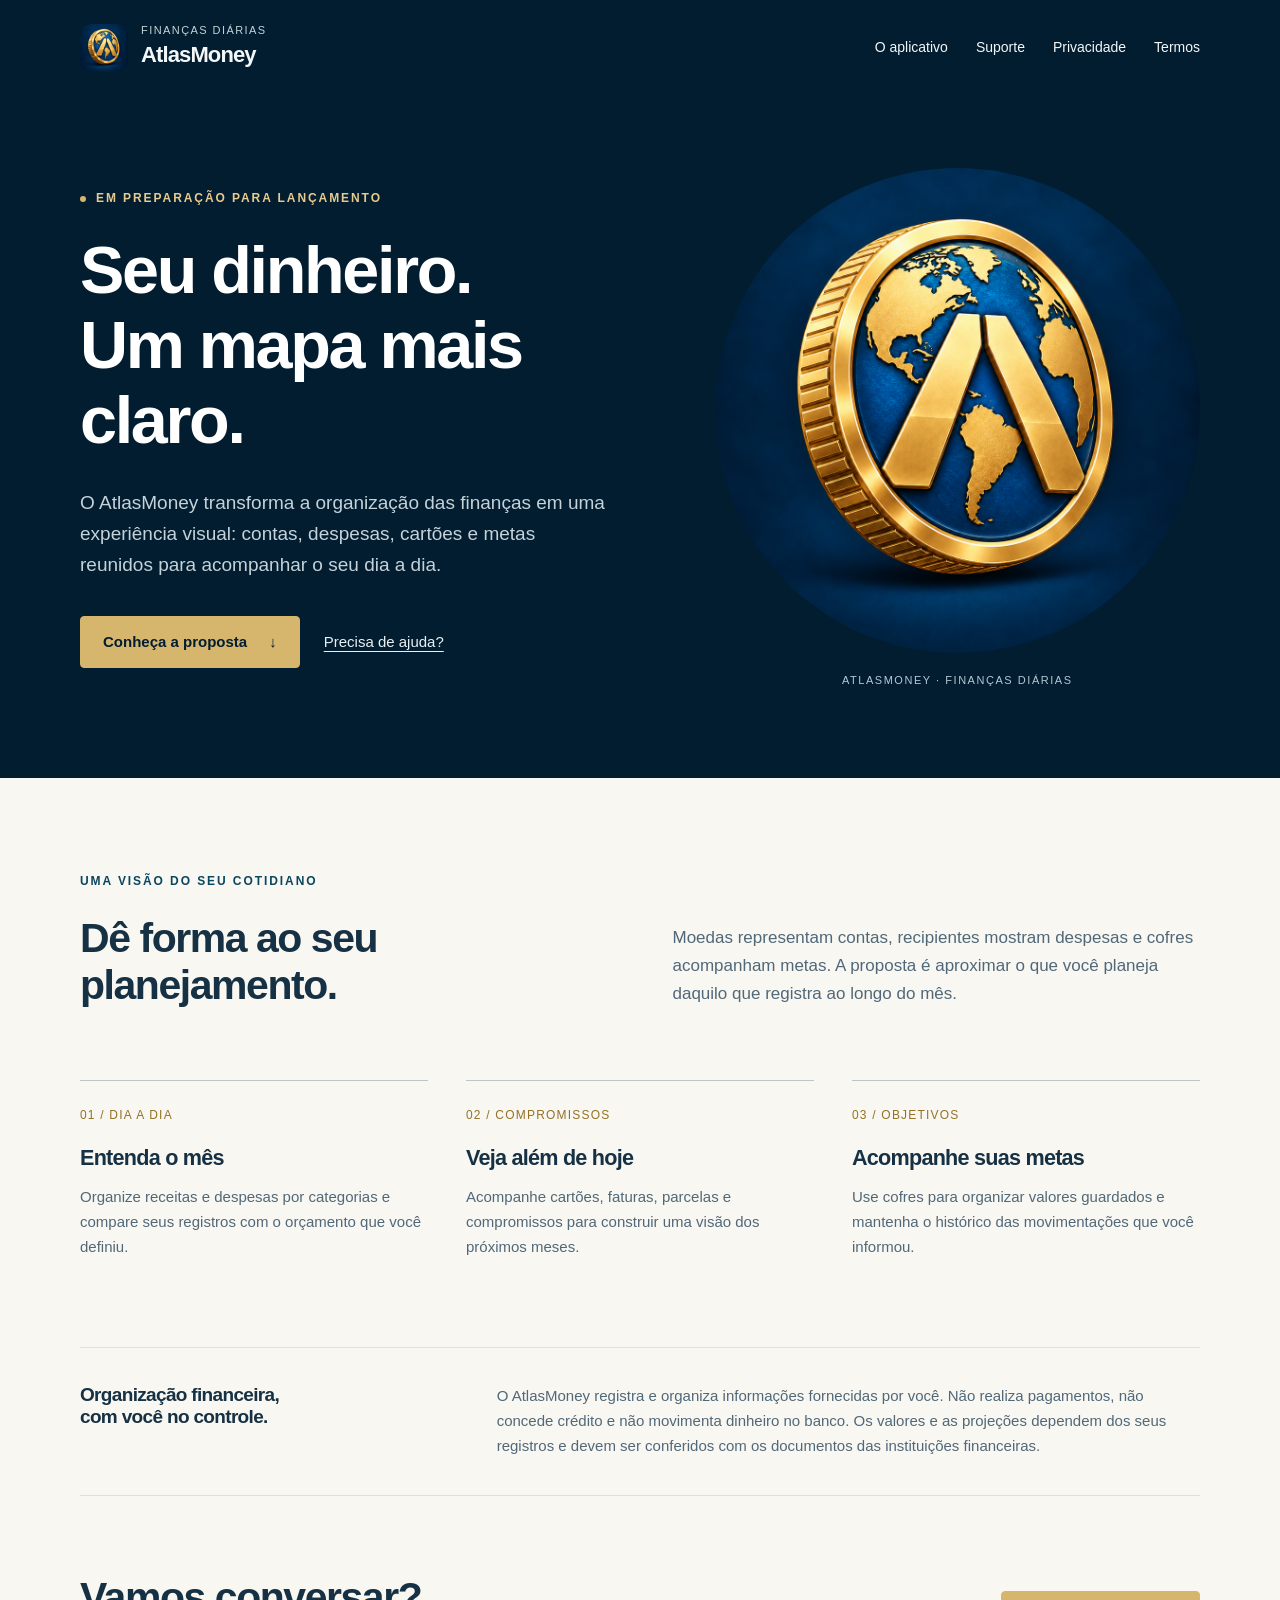
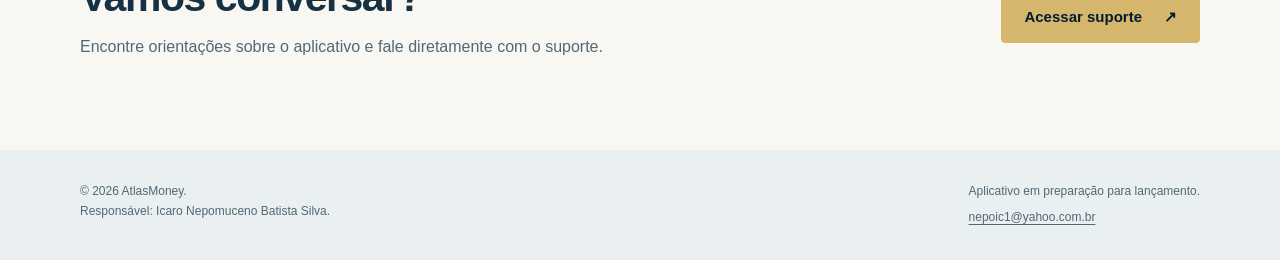
<file: index.html>
<!doctype html>
<html lang="pt-BR">
<head>
  <meta charset="utf-8">
  <meta name="viewport" content="width=device-width, initial-scale=1">
  <meta name="description" content="Conheça o AtlasMoney — Finanças diárias. Um aplicativo de organização financeira em preparação para lançamento. Informações e suporte oficial.">
  <meta name="theme-color" content="#021d30">
  <title>AtlasMoney — Finanças diárias</title>
  <link rel="icon" href="icon.png" type="image/png">
  <link rel="stylesheet" href="styles.css">
</head>
<body>
  <a class="skip" href="#conteudo">Pular para o conteúdo</a>
  <header class="site-header">
    <div class="wrap header-inner">
      <a class="brand" href="./" aria-label="AtlasMoney, início"><img src="icon.png" alt="" width="48" height="48"><span class="brand-name"><small>Finanças diárias</small>AtlasMoney</span></a>
      <nav class="nav" aria-label="Navegação principal"><a href="#sobre">O aplicativo</a><a href="suporte/">Suporte</a><a href="privacidade/">Privacidade</a><a href="termos/">Termos</a></nav>
    </div>
  </header>
  <main id="conteudo">
    <section class="hero" aria-labelledby="titulo">
      <div class="wrap hero-grid">
        <div>
          <p class="eyebrow"><span class="status-dot" aria-hidden="true"></span>Em preparação para lançamento</p>
          <h1 id="titulo">Seu dinheiro.<br>Um mapa mais claro.</h1>
          <p class="lead">O AtlasMoney transforma a organização das finanças em uma experiência visual: contas, despesas, cartões e metas reunidos para acompanhar o seu dia a dia.</p>
          <div class="actions"><a class="button" href="#sobre">Conheça a proposta <span aria-hidden="true">↓</span></a><a class="text-link" href="suporte/">Precisa de ajuda?</a></div>
        </div>
        <figure class="hero-art"><img src="icon.png" alt="Marca do AtlasMoney: moeda dourada com um globo azul e a letra A" width="1024" height="1024"><figcaption>AtlasMoney · Finanças diárias</figcaption></figure>
      </div>
    </section>
    <section class="wrap intro" id="sobre" aria-labelledby="sobre-titulo">
      <p class="eyebrow">Uma visão do seu cotidiano</p>
      <div class="section-head"><h2 id="sobre-titulo">Dê forma ao seu<br>planejamento.</h2><p>Moedas representam contas, recipientes mostram despesas e cofres acompanham metas. A proposta é aproximar o que você planeja daquilo que registra ao longo do mês.</p></div>
    </section>
    <div class="wrap features">
      <section class="feature"><span>01 / DIA A DIA</span><h3>Entenda o mês</h3><p>Organize receitas e despesas por categorias e compare seus registros com o orçamento que você definiu.</p></section>
      <section class="feature"><span>02 / COMPROMISSOS</span><h3>Veja além de hoje</h3><p>Acompanhe cartões, faturas, parcelas e compromissos para construir uma visão dos próximos meses.</p></section>
      <section class="feature"><span>03 / OBJETIVOS</span><h3>Acompanhe suas metas</h3><p>Use cofres para organizar valores guardados e mantenha o histórico das movimentações que você informou.</p></section>
    </div>
    <section class="wrap scope" aria-labelledby="escopo-titulo"><h3 id="escopo-titulo">Organização financeira,<br>com você no controle.</h3><p>O AtlasMoney registra e organiza informações fornecidas por você. Não realiza pagamentos, não concede crédito e não movimenta dinheiro no banco. Os valores e as projeções dependem dos seus registros e devem ser conferidos com os documentos das instituições financeiras.</p></section>
    <section class="wrap contact" aria-labelledby="contato-titulo"><div><h2 id="contato-titulo">Vamos conversar?</h2><p>Encontre orientações sobre o aplicativo e fale diretamente com o suporte.</p></div><a class="button" href="suporte/">Acessar suporte <span aria-hidden="true">↗</span></a></section>
  </main>
  <footer class="footer"><div class="wrap footer-inner"><p>© 2026 AtlasMoney.<br>Responsável: Icaro Nepomuceno Batista Silva.</p><p>Aplicativo em preparação para lançamento.<br><a href="mailto:nepoic1@yahoo.com.br">nepoic1@yahoo.com.br</a></p></div></footer>
</body>
</html>
</file>
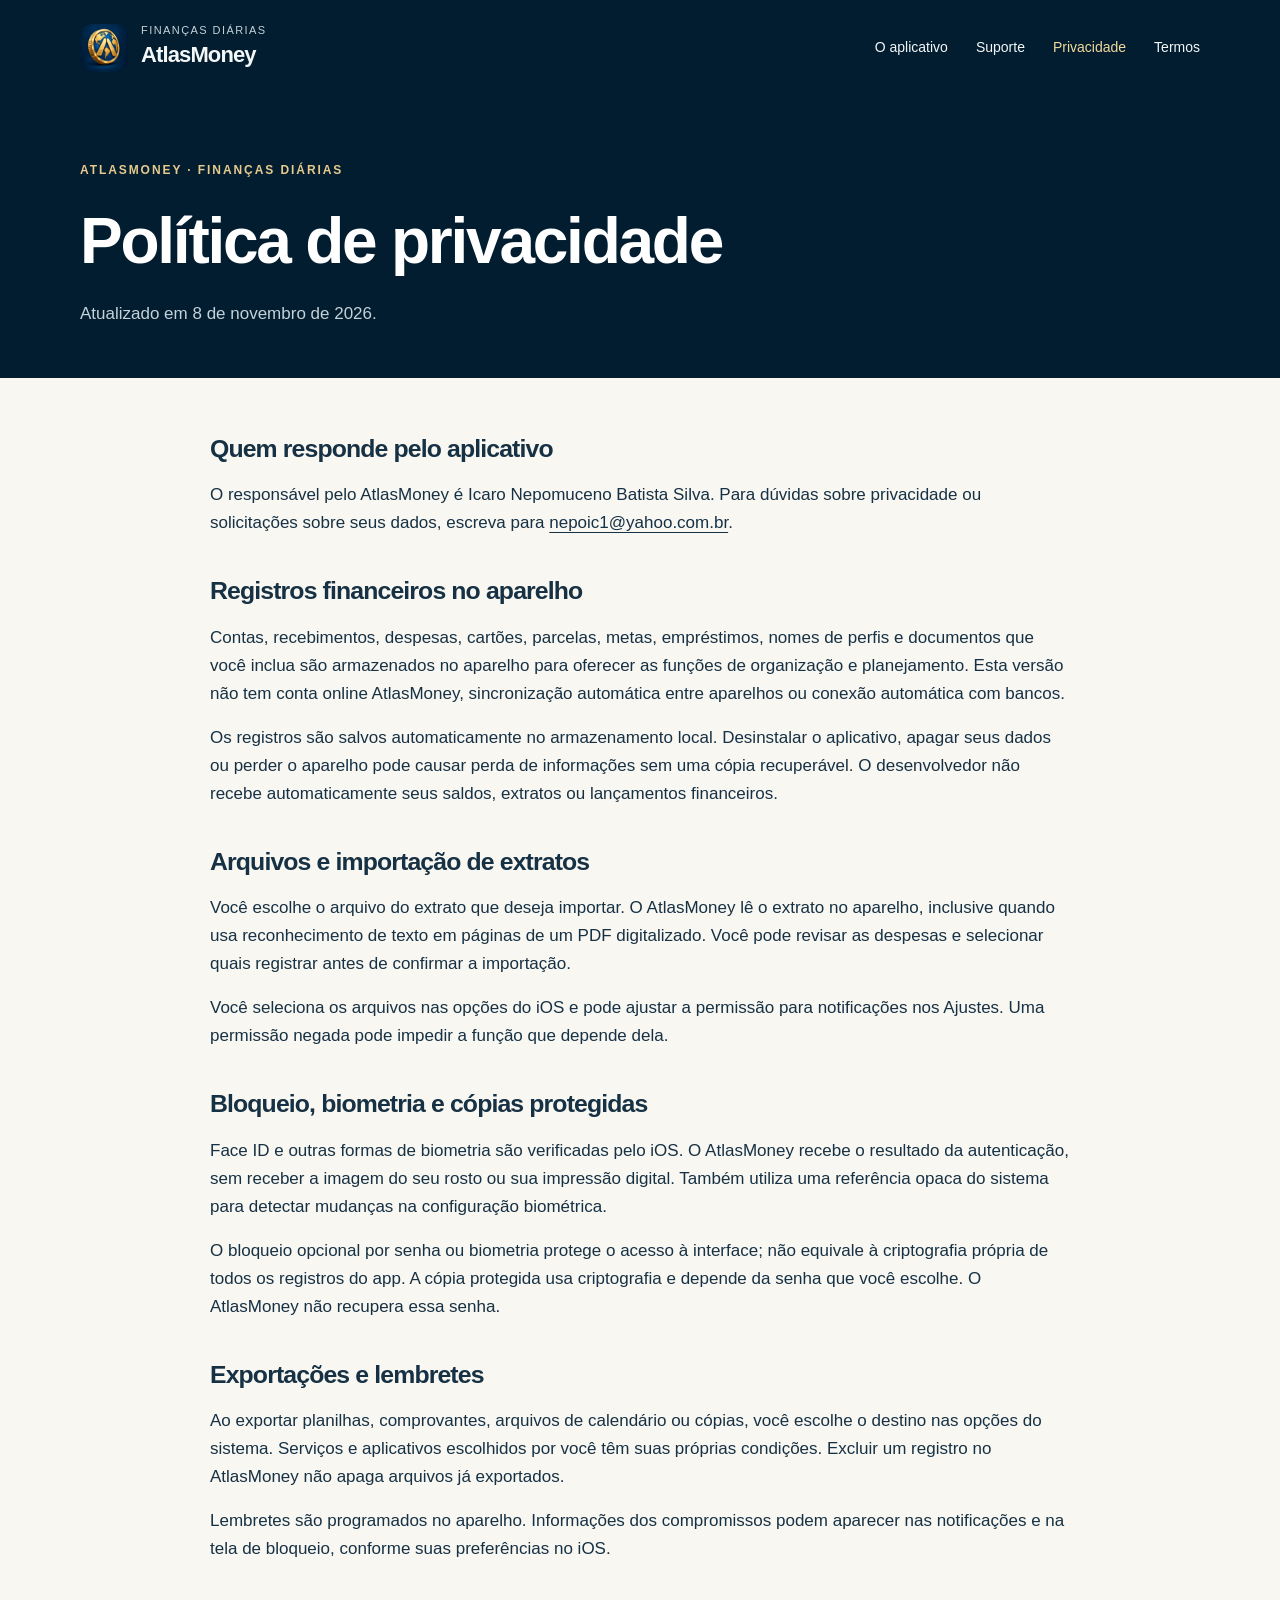
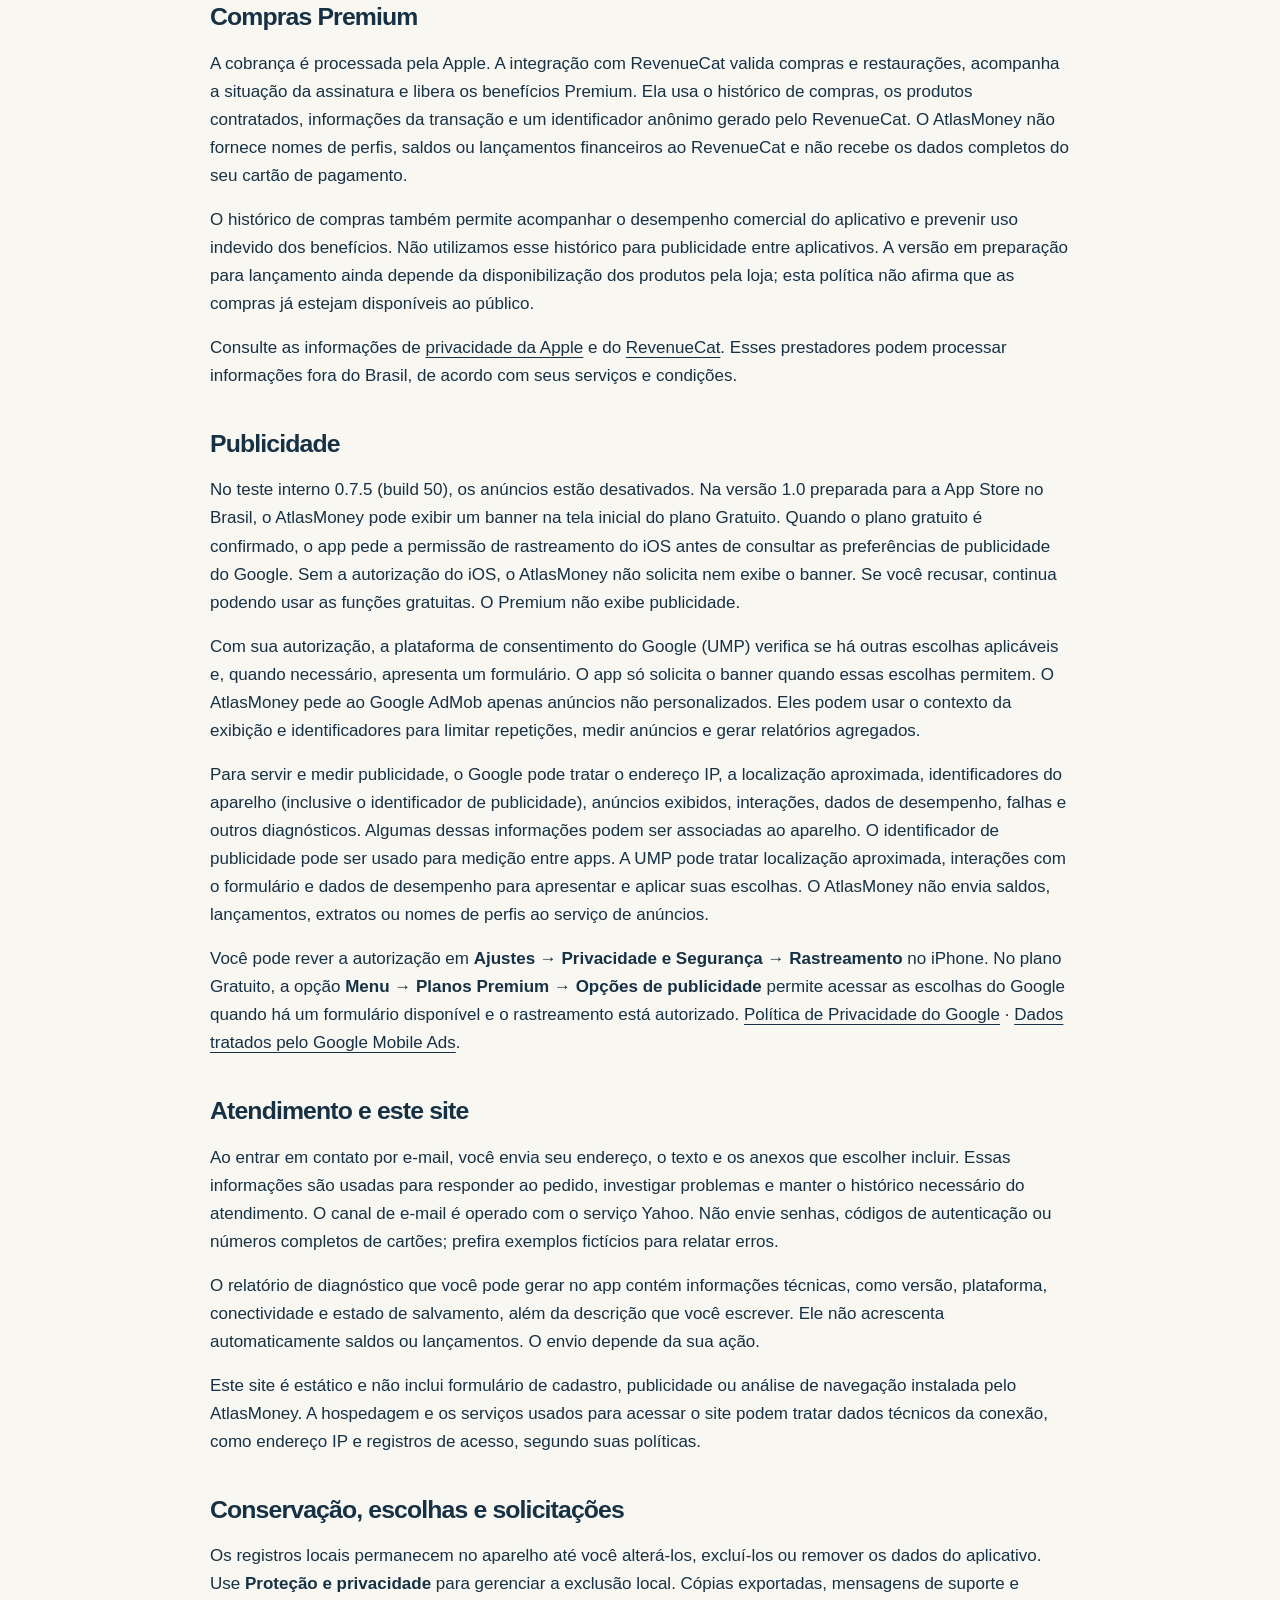
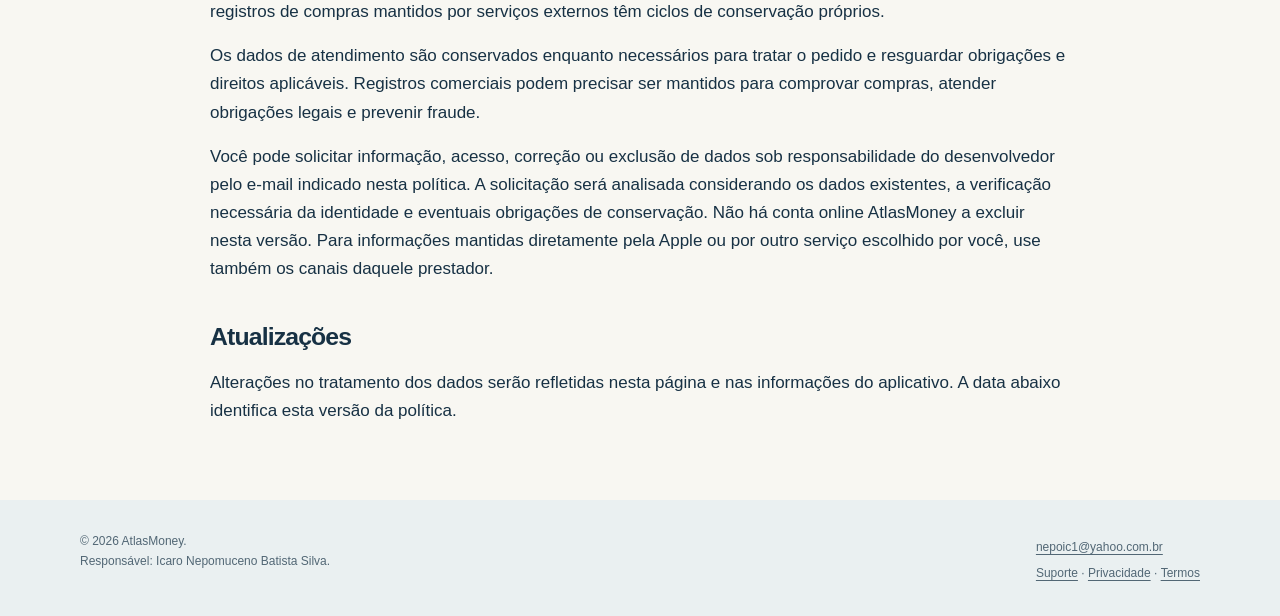
<file: privacidade/index.html>
<!doctype html>
<html lang="pt-BR"><head><meta charset="utf-8"><meta name="viewport" content="width=device-width,initial-scale=1"><meta name="description" content="Como o AtlasMoney trata registros financeiros, compras, arquivos e pedidos de suporte."><meta name="theme-color" content="#021d30"><title>Política de privacidade — AtlasMoney</title><link rel="icon" href="../icon.png" type="image/png"><link rel="stylesheet" href="../styles.css"></head><body>
<a class="skip" href="#conteudo">Pular para o conteúdo</a><header class="site-header"><div class="wrap header-inner"><a class="brand" href="../" aria-label="AtlasMoney, início"><img src="../icon.png" alt="" width="48" height="48"><span class="brand-name"><small>Finanças diárias</small>AtlasMoney</span></a><nav class="nav" aria-label="Navegação principal"><a href="../">O aplicativo</a><a href="../suporte/">Suporte</a><a href="../privacidade/" aria-current="page">Privacidade</a><a href="../termos/">Termos</a></nav></div></header>
<main id="conteudo"><section class="page-hero"><div class="wrap"><p class="eyebrow">AtlasMoney · Finanças diárias</p><h1>Política de privacidade</h1><p>Atualizado em 8 de novembro de 2026.</p></div></section><article class="wrap legal-content"><section><h2>Quem responde pelo aplicativo</h2><p>O responsável pelo AtlasMoney é Icaro Nepomuceno Batista Silva. Para dúvidas sobre privacidade ou solicitações sobre seus dados, escreva para <a href="mailto:nepoic1@yahoo.com.br">nepoic1@yahoo.com.br</a>.</p></section>
<section><h2>Registros financeiros no aparelho</h2><p>Contas, recebimentos, despesas, cartões, parcelas, metas, empréstimos, nomes de perfis e documentos que você inclua são armazenados no aparelho para oferecer as funções de organização e planejamento. Esta versão não tem conta online AtlasMoney, sincronização automática entre aparelhos ou conexão automática com bancos.</p><p>Os registros são salvos automaticamente no armazenamento local. Desinstalar o aplicativo, apagar seus dados ou perder o aparelho pode causar perda de informações sem uma cópia recuperável. O desenvolvedor não recebe automaticamente seus saldos, extratos ou lançamentos financeiros.</p></section>
<section><h2>Arquivos e importação de extratos</h2><p>Você escolhe o arquivo do extrato que deseja importar. O AtlasMoney lê o extrato no aparelho, inclusive quando usa reconhecimento de texto em páginas de um PDF digitalizado. Você pode revisar as despesas e selecionar quais registrar antes de confirmar a importação.</p><p>Você seleciona os arquivos nas opções do iOS e pode ajustar a permissão para notificações nos Ajustes. Uma permissão negada pode impedir a função que depende dela.</p></section>
<section><h2>Bloqueio, biometria e cópias protegidas</h2><p>Face ID e outras formas de biometria são verificadas pelo iOS. O AtlasMoney recebe o resultado da autenticação, sem receber a imagem do seu rosto ou sua impressão digital. Também utiliza uma referência opaca do sistema para detectar mudanças na configuração biométrica.</p><p>O bloqueio opcional por senha ou biometria protege o acesso à interface; não equivale à criptografia própria de todos os registros do app. A cópia protegida usa criptografia e depende da senha que você escolhe. O AtlasMoney não recupera essa senha.</p></section>
<section><h2>Exportações e lembretes</h2><p>Ao exportar planilhas, comprovantes, arquivos de calendário ou cópias, você escolhe o destino nas opções do sistema. Serviços e aplicativos escolhidos por você têm suas próprias condições. Excluir um registro no AtlasMoney não apaga arquivos já exportados.</p><p>Lembretes são programados no aparelho. Informações dos compromissos podem aparecer nas notificações e na tela de bloqueio, conforme suas preferências no iOS.</p></section>
<section><h2>Compras Premium</h2><p>A cobrança é processada pela Apple. A integração com RevenueCat valida compras e restaurações, acompanha a situação da assinatura e libera os benefícios Premium. Ela usa o histórico de compras, os produtos contratados, informações da transação e um identificador anônimo gerado pelo RevenueCat. O AtlasMoney não fornece nomes de perfis, saldos ou lançamentos financeiros ao RevenueCat e não recebe os dados completos do seu cartão de pagamento.</p><p>O histórico de compras também permite acompanhar o desempenho comercial do aplicativo e prevenir uso indevido dos benefícios. Não utilizamos esse histórico para publicidade entre aplicativos. A versão em preparação para lançamento ainda depende da disponibilização dos produtos pela loja; esta política não afirma que as compras já estejam disponíveis ao público.</p><p>Consulte as informações de <a href="https://www.apple.com/legal/privacy/">privacidade da Apple</a> e do <a href="https://www.revenuecat.com/privacy">RevenueCat</a>. Esses prestadores podem processar informações fora do Brasil, de acordo com seus serviços e condições.</p></section>
<section><h2>Publicidade</h2><p>No teste interno 0.7.5 (build 50), os anúncios estão desativados. Na versão 1.0 preparada para a App Store no Brasil, o AtlasMoney pode exibir um banner na tela inicial do plano Gratuito. Quando o plano gratuito é confirmado, o app pede a permissão de rastreamento do iOS antes de consultar as preferências de publicidade do Google. Sem a autorização do iOS, o AtlasMoney não solicita nem exibe o banner. Se você recusar, continua podendo usar as funções gratuitas. O Premium não exibe publicidade.</p><p>Com sua autorização, a plataforma de consentimento do Google (UMP) verifica se há outras escolhas aplicáveis e, quando necessário, apresenta um formulário. O app só solicita o banner quando essas escolhas permitem. O AtlasMoney pede ao Google AdMob apenas anúncios não personalizados. Eles podem usar o contexto da exibição e identificadores para limitar repetições, medir anúncios e gerar relatórios agregados.</p><p>Para servir e medir publicidade, o Google pode tratar o endereço IP, a localização aproximada, identificadores do aparelho (inclusive o identificador de publicidade), anúncios exibidos, interações, dados de desempenho, falhas e outros diagnósticos. Algumas dessas informações podem ser associadas ao aparelho. O identificador de publicidade pode ser usado para medição entre apps. A UMP pode tratar localização aproximada, interações com o formulário e dados de desempenho para apresentar e aplicar suas escolhas. O AtlasMoney não envia saldos, lançamentos, extratos ou nomes de perfis ao serviço de anúncios.</p><p>Você pode rever a autorização em <strong>Ajustes → Privacidade e Segurança → Rastreamento</strong> no iPhone. No plano Gratuito, a opção <strong>Menu → Planos Premium → Opções de publicidade</strong> permite acessar as escolhas do Google quando há um formulário disponível e o rastreamento está autorizado. <a href="https://policies.google.com/privacy?hl=pt-BR">Política de Privacidade do Google</a> · <a href="https://developers.google.com/admob/ios/privacy/data-disclosure?hl=pt-br">Dados tratados pelo Google Mobile Ads</a>.</p></section>
<section><h2>Atendimento e este site</h2><p>Ao entrar em contato por e-mail, você envia seu endereço, o texto e os anexos que escolher incluir. Essas informações são usadas para responder ao pedido, investigar problemas e manter o histórico necessário do atendimento. O canal de e-mail é operado com o serviço Yahoo. Não envie senhas, códigos de autenticação ou números completos de cartões; prefira exemplos fictícios para relatar erros.</p><p>O relatório de diagnóstico que você pode gerar no app contém informações técnicas, como versão, plataforma, conectividade e estado de salvamento, além da descrição que você escrever. Ele não acrescenta automaticamente saldos ou lançamentos. O envio depende da sua ação.</p><p>Este site é estático e não inclui formulário de cadastro, publicidade ou análise de navegação instalada pelo AtlasMoney. A hospedagem e os serviços usados para acessar o site podem tratar dados técnicos da conexão, como endereço IP e registros de acesso, segundo suas políticas.</p></section>
<section><h2>Conservação, escolhas e solicitações</h2><p>Os registros locais permanecem no aparelho até você alterá-los, excluí-los ou remover os dados do aplicativo. Use <strong>Proteção e privacidade</strong> para gerenciar a exclusão local. Cópias exportadas, mensagens de suporte e registros de compras mantidos por serviços externos têm ciclos de conservação próprios.</p><p>Os dados de atendimento são conservados enquanto necessários para tratar o pedido e resguardar obrigações e direitos aplicáveis. Registros comerciais podem precisar ser mantidos para comprovar compras, atender obrigações legais e prevenir fraude.</p><p>Você pode solicitar informação, acesso, correção ou exclusão de dados sob responsabilidade do desenvolvedor pelo e-mail indicado nesta política. A solicitação será analisada considerando os dados existentes, a verificação necessária da identidade e eventuais obrigações de conservação. Não há conta online AtlasMoney a excluir nesta versão. Para informações mantidas diretamente pela Apple ou por outro serviço escolhido por você, use também os canais daquele prestador.</p></section>
<section><h2>Atualizações</h2><p>Alterações no tratamento dos dados serão refletidas nesta página e nas informações do aplicativo. A data abaixo identifica esta versão da política.</p></section></article></main><footer class="footer"><div class="wrap footer-inner"><p>© 2026 AtlasMoney.<br>Responsável: Icaro Nepomuceno Batista Silva.</p><p><a href="mailto:nepoic1@yahoo.com.br">nepoic1@yahoo.com.br</a><br><a href="../suporte/">Suporte</a> · <a href="../privacidade/">Privacidade</a> · <a href="../termos/">Termos</a></p></div></footer></body></html>
</file>
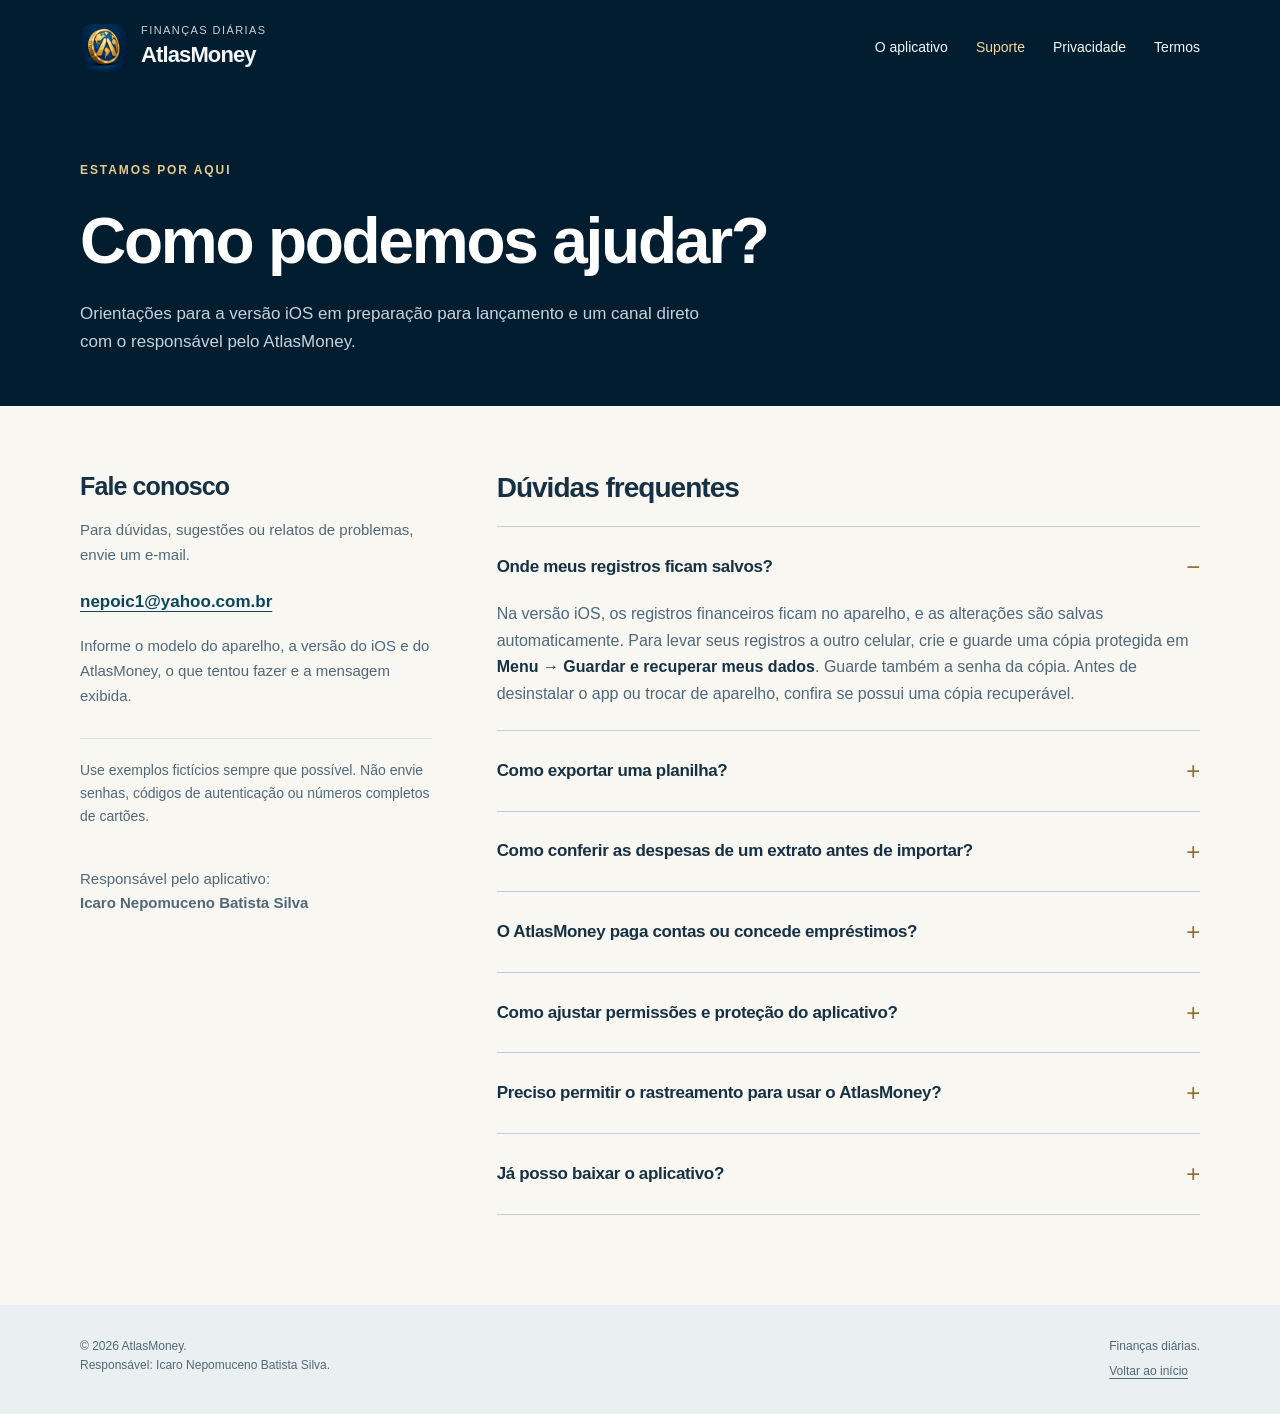
<file: suporte/index.html>
<!doctype html>
<html lang="pt-BR">
<head>
  <meta charset="utf-8">
  <meta name="viewport" content="width=device-width, initial-scale=1">
  <meta name="description" content="Suporte oficial do AtlasMoney. Orientações sobre registros, cópias de segurança, exportação, importação de extratos e contato com o desenvolvedor.">
  <meta name="theme-color" content="#021d30">
  <title>Suporte — AtlasMoney</title>
  <link rel="icon" href="../icon.png" type="image/png">
  <link rel="stylesheet" href="../styles.css">
</head>
<body>
  <a class="skip" href="#conteudo">Pular para o conteúdo</a>
  <header class="site-header"><div class="wrap header-inner"><a class="brand" href="../" aria-label="AtlasMoney, início"><img src="../icon.png" alt="" width="48" height="48"><span class="brand-name"><small>Finanças diárias</small>AtlasMoney</span></a><nav class="nav" aria-label="Navegação principal"><a href="../">O aplicativo</a><a href="../suporte/" aria-current="page">Suporte</a><a href="../privacidade/">Privacidade</a><a href="../termos/">Termos</a></nav></div></header>
  <main id="conteudo">
    <section class="page-hero" aria-labelledby="titulo"><div class="wrap"><p class="eyebrow">Estamos por aqui</p><h1 id="titulo">Como podemos ajudar?</h1><p>Orientações para a versão iOS em preparação para lançamento e um canal direto com o responsável pelo AtlasMoney.</p></div></section>
    <div class="wrap support-layout">
      <aside class="support-aside" aria-labelledby="contato"><h2 id="contato">Fale conosco</h2><p>Para dúvidas, sugestões ou relatos de problemas, envie um e-mail.</p><a class="email" href="mailto:nepoic1@yahoo.com.br">nepoic1@yahoo.com.br</a><p>Informe o modelo do aparelho, a versão do iOS e do AtlasMoney, o que tentou fazer e a mensagem exibida.</p><div class="help-note">Use exemplos fictícios sempre que possível. Não envie senhas, códigos de autenticação ou números completos de cartões.</div><p>Responsável pelo aplicativo:<br><strong>Icaro Nepomuceno Batista Silva</strong></p></aside>
      <section class="faq" aria-labelledby="duvidas"><h2 id="duvidas">Dúvidas frequentes</h2>
        <details open><summary>Onde meus registros ficam salvos?</summary><p>Na versão iOS, os registros financeiros ficam no aparelho, e as alterações são salvas automaticamente. Para levar seus registros a outro celular, crie e guarde uma cópia protegida em <strong>Menu → Guardar e recuperar meus dados</strong>. Guarde também a senha da cópia. Antes de desinstalar o app ou trocar de aparelho, confira se possui uma cópia recuperável.</p></details>
        <details><summary>Como exportar uma planilha?</summary><p>Abra o perfil desejado e acesse <strong>Menu → Exportar Planilha</strong>. Escolha onde salvar nas opções do sistema. A planilha contém os registros daquele perfil; não representa informações buscadas diretamente no seu banco.</p></details>
        <details><summary>Como conferir as despesas de um extrato antes de importar?</summary><p>Escolha um extrato em CSV, OFX ou PDF. Compare cada despesa com o documento original, corrija o valor ou a categoria quando necessário e marque as despesas que deseja importar. Os lançamentos são gravados quando você confirma. Para extratos em PDF digitalizado, a leitura por reconhecimento de texto exige Premium.</p></details>
        <details><summary>O AtlasMoney paga contas ou concede empréstimos?</summary><p>Não. As funções de contas, cartões e empréstimos registram e acompanham as informações que você fornece. O aplicativo não movimenta dinheiro no banco nem contrata crédito em seu nome. Não há conexão automática com bancos nesta versão.</p></details>
        <details><summary>Como ajustar permissões e proteção do aplicativo?</summary><p>Você pode ajustar a permissão para notificações nos Ajustes do iOS. A biometria depende da configuração e da disponibilidade do aparelho. O bloqueio do AtlasMoney é opcional e pode ser configurado em <strong>Menu → Proteção e privacidade</strong>.</p></details>
        <details><summary>Preciso permitir o rastreamento para usar o AtlasMoney?</summary><p>Você pode usar o plano Gratuito mesmo se escolher “Pedir ao App para Não Rastrear”. Na versão 1.0 preparada para a App Store, essa escolha impede o banner. Se permitir, o app pode mostrar um banner não personalizado na tela inicial após verificar as escolhas de publicidade aplicáveis. O Premium e o teste interno 0.7.5 (build 50) não exibem anúncios.</p><p>Para rever a permissão do iPhone, abra <strong>Ajustes → Privacidade e Segurança → Rastreamento</strong>. No plano Gratuito, procure <strong>Menu → Planos Premium → Opções de publicidade</strong> para consultar o formulário do Google quando disponível. <a href="../privacidade/">Leia como o AtlasMoney trata dados de publicidade.</a></p></details>
        <details><summary>Já posso baixar o aplicativo?</summary><p>O AtlasMoney está em preparação para lançamento. Esta página apresenta o aplicativo e reúne seu canal de suporte. Ainda não disponibilizamos um link público de download.</p></details>
      </section>
    </div>
  </main>
  <footer class="footer"><div class="wrap footer-inner"><p>© 2026 AtlasMoney.<br>Responsável: Icaro Nepomuceno Batista Silva.</p><p>Finanças diárias.<br><a href="../">Voltar ao início</a></p></div></footer>
</body>
</html>
</file>
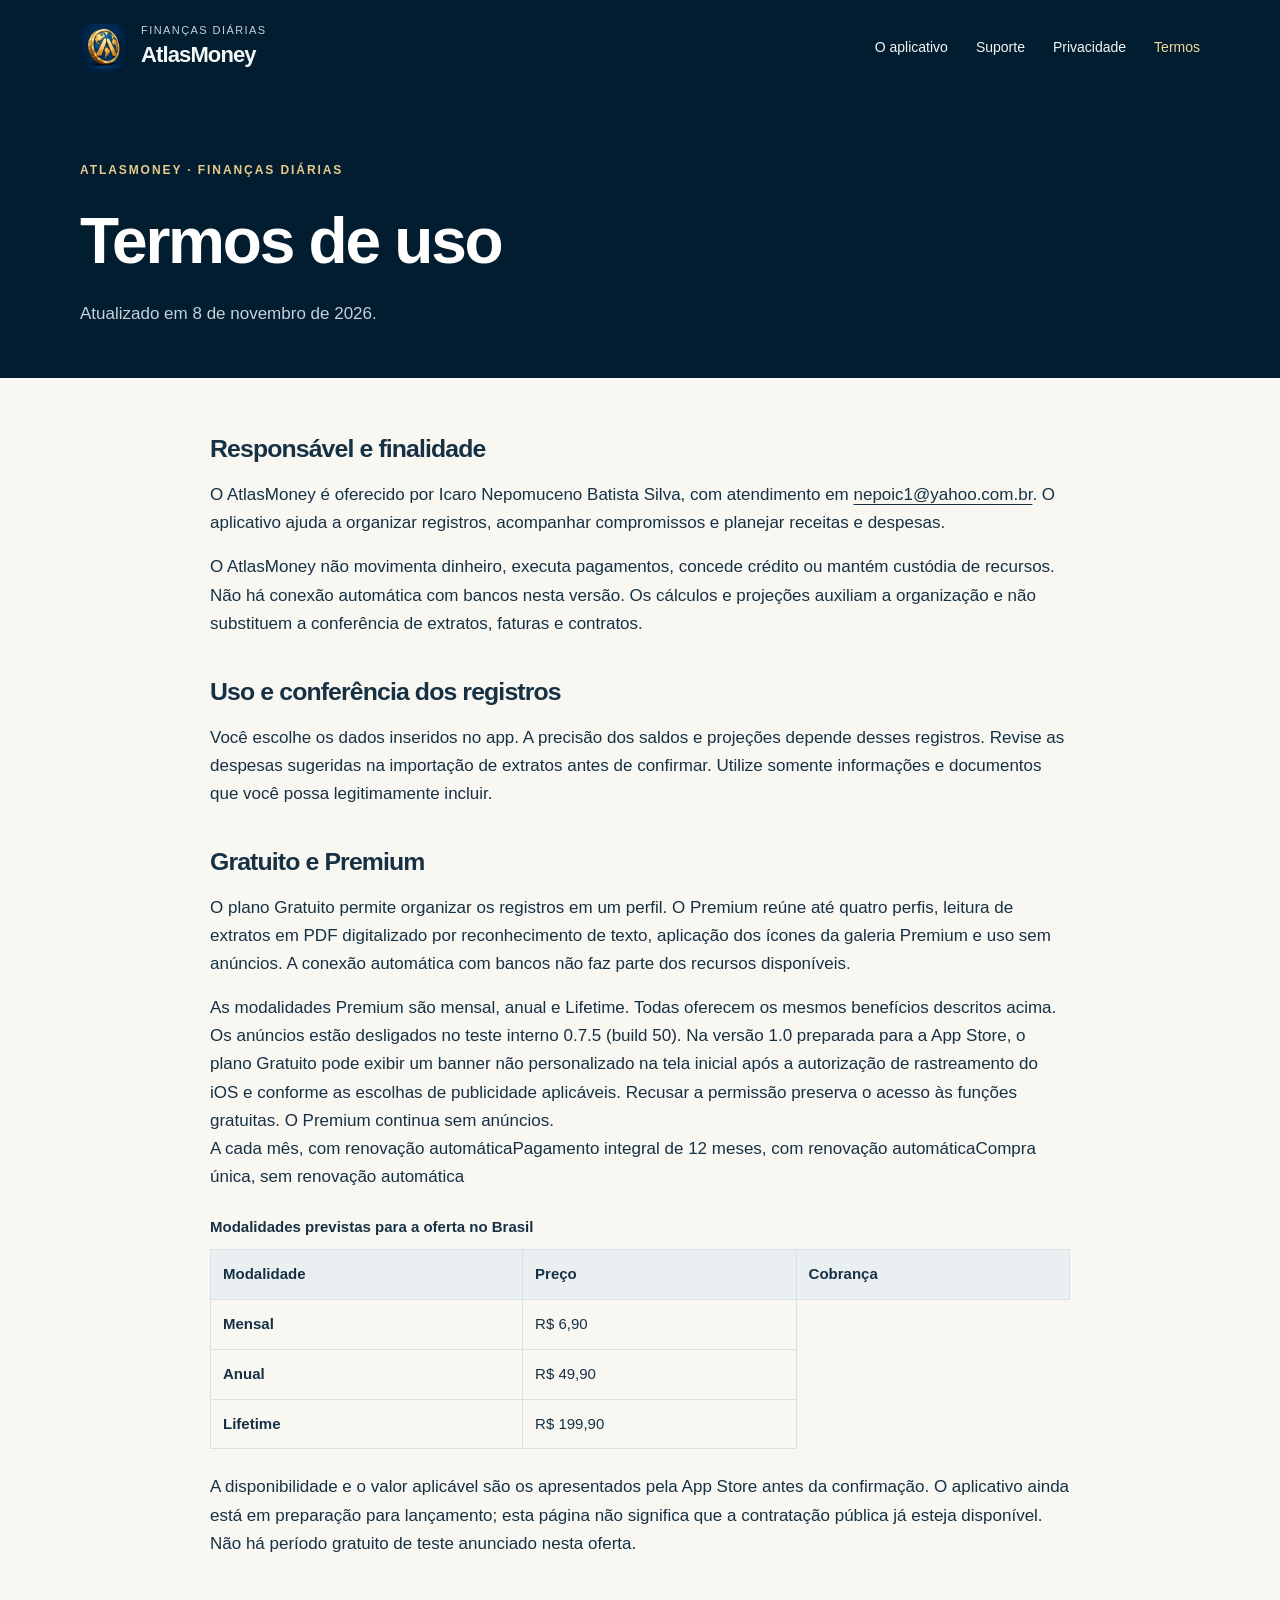
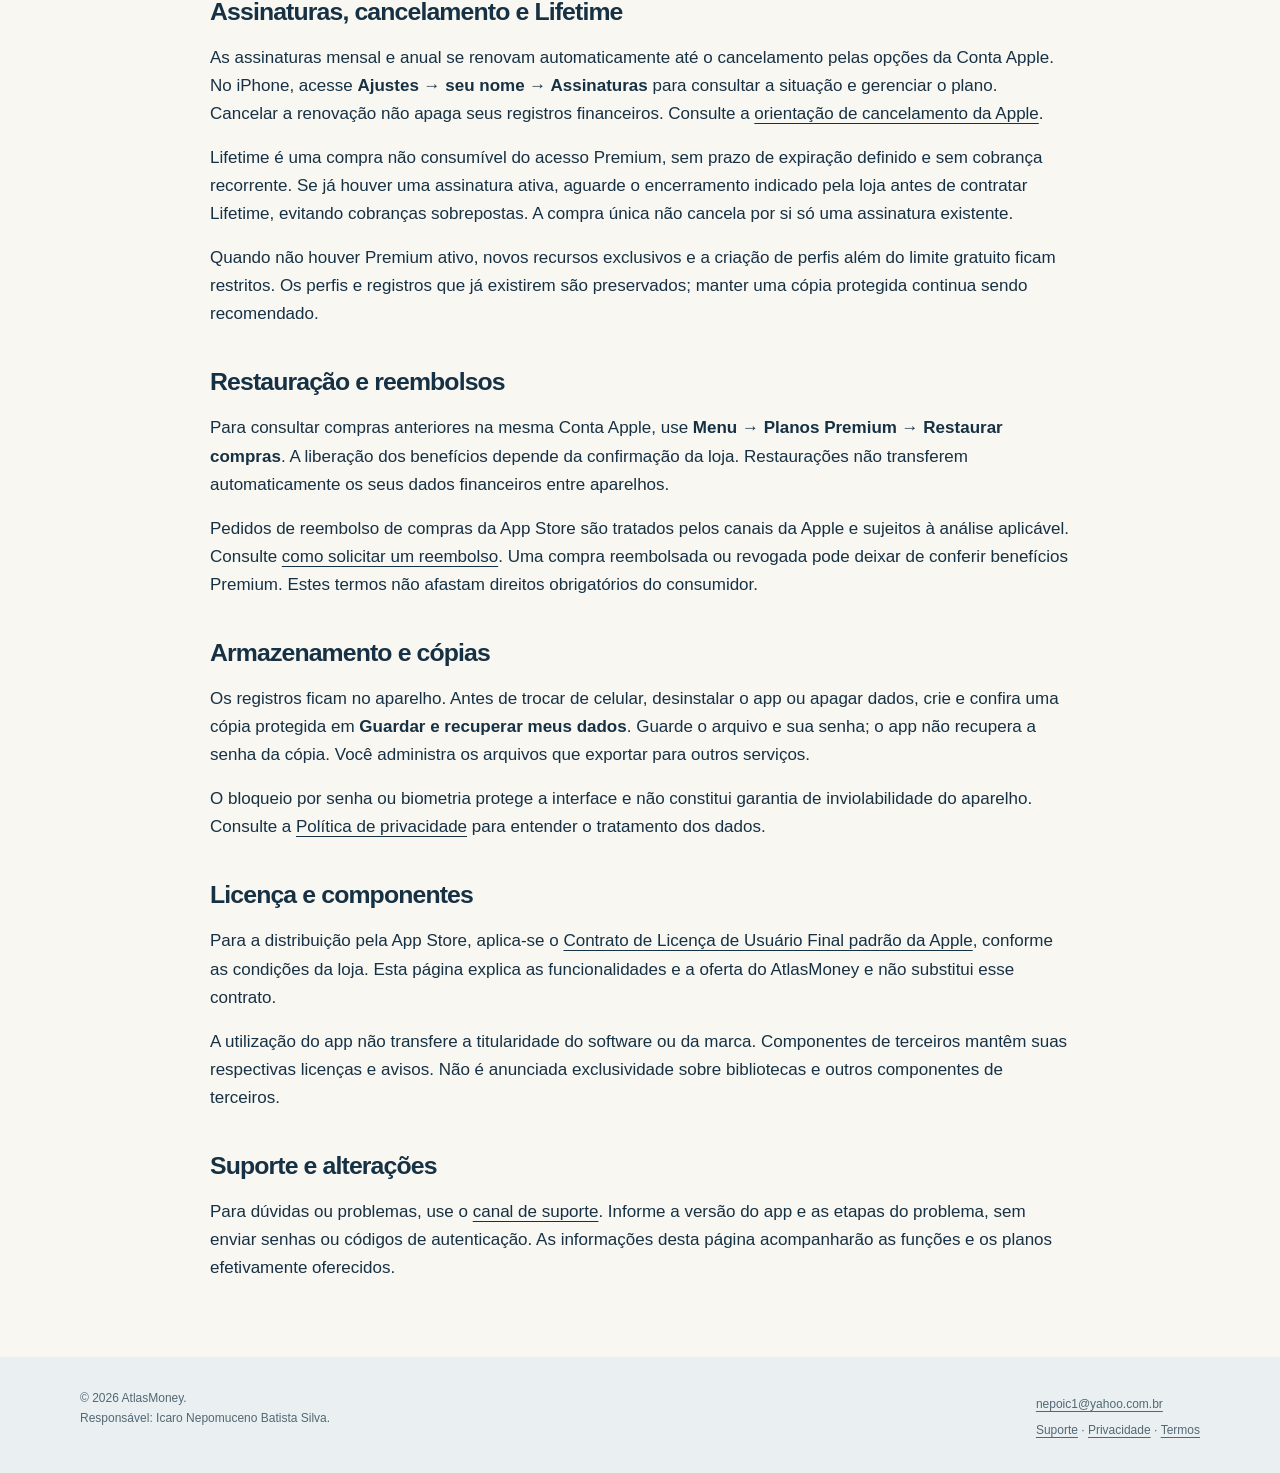
<file: termos/index.html>
<!doctype html>
<html lang="pt-BR"><head><meta charset="utf-8"><meta name="viewport" content="width=device-width,initial-scale=1"><meta name="description" content="Informações de uso, planos Premium, assinaturas, compra Lifetime e suporte do AtlasMoney."><meta name="theme-color" content="#021d30"><title>Termos de uso — AtlasMoney</title><link rel="icon" href="../icon.png" type="image/png"><link rel="stylesheet" href="../styles.css"></head><body>
<a class="skip" href="#conteudo">Pular para o conteúdo</a><header class="site-header"><div class="wrap header-inner"><a class="brand" href="../" aria-label="AtlasMoney, início"><img src="../icon.png" alt="" width="48" height="48"><span class="brand-name"><small>Finanças diárias</small>AtlasMoney</span></a><nav class="nav" aria-label="Navegação principal"><a href="../">O aplicativo</a><a href="../suporte/">Suporte</a><a href="../privacidade/">Privacidade</a><a href="../termos/" aria-current="page">Termos</a></nav></div></header>
<main id="conteudo"><section class="page-hero"><div class="wrap"><p class="eyebrow">AtlasMoney · Finanças diárias</p><h1>Termos de uso</h1><p>Atualizado em 8 de novembro de 2026.</p></div></section><article class="wrap legal-content"><section><h2>Responsável e finalidade</h2><p>O AtlasMoney é oferecido por Icaro Nepomuceno Batista Silva, com atendimento em <a href="mailto:nepoic1@yahoo.com.br">nepoic1@yahoo.com.br</a>. O aplicativo ajuda a organizar registros, acompanhar compromissos e planejar receitas e despesas.</p><p>O AtlasMoney não movimenta dinheiro, executa pagamentos, concede crédito ou mantém custódia de recursos. Não há conexão automática com bancos nesta versão. Os cálculos e projeções auxiliam a organização e não substituem a conferência de extratos, faturas e contratos.</p></section>
<section><h2>Uso e conferência dos registros</h2><p>Você escolhe os dados inseridos no app. A precisão dos saldos e projeções depende desses registros. Revise as despesas sugeridas na importação de extratos antes de confirmar. Utilize somente informações e documentos que você possa legitimamente incluir.</p></section>
<section><h2>Gratuito e Premium</h2><p>O plano Gratuito permite organizar os registros em um perfil. O Premium reúne até quatro perfis, leitura de extratos em PDF digitalizado por reconhecimento de texto, aplicação dos ícones da galeria Premium e uso sem anúncios. A conexão automática com bancos não faz parte dos recursos disponíveis.</p><p>As modalidades Premium são mensal, anual e Lifetime. Todas oferecem os mesmos benefícios descritos acima. Os anúncios estão desligados no teste interno 0.7.5 (build 50). Na versão 1.0 preparada para a App Store, o plano Gratuito pode exibir um banner não personalizado na tela inicial após a autorização de rastreamento do iOS e conforme as escolhas de publicidade aplicáveis. Recusar a permissão preserva o acesso às funções gratuitas. O Premium continua sem anúncios.</p><table><caption>Modalidades previstas para a oferta no Brasil</caption><thead><tr><th scope="col">Modalidade</th><th scope="col">Preço</th><th scope="col">Cobrança</th></tr></thead><tbody><tr><th scope="row">Mensal</th><td>R$ 6,90</td>A cada mês, com renovação automática</td></tr><tr><th scope="row">Anual</th><td>R$ 49,90</td>Pagamento integral de 12 meses, com renovação automática</td></tr><tr><th scope="row">Lifetime</th><td>R$ 199,90</td>Compra única, sem renovação automática</td></tr></tbody></table><p>A disponibilidade e o valor aplicável são os apresentados pela App Store antes da confirmação. O aplicativo ainda está em preparação para lançamento; esta página não significa que a contratação pública já esteja disponível. Não há período gratuito de teste anunciado nesta oferta.</p></section>
<section><h2>Assinaturas, cancelamento e Lifetime</h2><p>As assinaturas mensal e anual se renovam automaticamente até o cancelamento pelas opções da Conta Apple. No iPhone, acesse <strong>Ajustes → seu nome → Assinaturas</strong> para consultar a situação e gerenciar o plano. Cancelar a renovação não apaga seus registros financeiros. Consulte a <a href="https://support.apple.com/pt-br/118428">orientação de cancelamento da Apple</a>.</p><p>Lifetime é uma compra não consumível do acesso Premium, sem prazo de expiração definido e sem cobrança recorrente. Se já houver uma assinatura ativa, aguarde o encerramento indicado pela loja antes de contratar Lifetime, evitando cobranças sobrepostas. A compra única não cancela por si só uma assinatura existente.</p><p>Quando não houver Premium ativo, novos recursos exclusivos e a criação de perfis além do limite gratuito ficam restritos. Os perfis e registros que já existirem são preservados; manter uma cópia protegida continua sendo recomendado.</p></section>
<section><h2>Restauração e reembolsos</h2><p>Para consultar compras anteriores na mesma Conta Apple, use <strong>Menu → Planos Premium → Restaurar compras</strong>. A liberação dos benefícios depende da confirmação da loja. Restaurações não transferem automaticamente os seus dados financeiros entre aparelhos.</p><p>Pedidos de reembolso de compras da App Store são tratados pelos canais da Apple e sujeitos à análise aplicável. Consulte <a href="https://support.apple.com/pt-br/118223">como solicitar um reembolso</a>. Uma compra reembolsada ou revogada pode deixar de conferir benefícios Premium. Estes termos não afastam direitos obrigatórios do consumidor.</p></section>
<section><h2>Armazenamento e cópias</h2><p>Os registros ficam no aparelho. Antes de trocar de celular, desinstalar o app ou apagar dados, crie e confira uma cópia protegida em <strong>Guardar e recuperar meus dados</strong>. Guarde o arquivo e sua senha; o app não recupera a senha da cópia. Você administra os arquivos que exportar para outros serviços.</p><p>O bloqueio por senha ou biometria protege a interface e não constitui garantia de inviolabilidade do aparelho. Consulte a <a href="../privacidade/">Política de privacidade</a> para entender o tratamento dos dados.</p></section>
<section><h2>Licença e componentes</h2><p>Para a distribuição pela App Store, aplica-se o <a href="https://www.apple.com/legal/internet-services/itunes/dev/stdeula/">Contrato de Licença de Usuário Final padrão da Apple</a>, conforme as condições da loja. Esta página explica as funcionalidades e a oferta do AtlasMoney e não substitui esse contrato.</p><p>A utilização do app não transfere a titularidade do software ou da marca. Componentes de terceiros mantêm suas respectivas licenças e avisos. Não é anunciada exclusividade sobre bibliotecas e outros componentes de terceiros.</p></section>
<section><h2>Suporte e alterações</h2><p>Para dúvidas ou problemas, use o <a href="../suporte/">canal de suporte</a>. Informe a versão do app e as etapas do problema, sem enviar senhas ou códigos de autenticação. As informações desta página acompanharão as funções e os planos efetivamente oferecidos.</p></section></article></main><footer class="footer"><div class="wrap footer-inner"><p>© 2026 AtlasMoney.<br>Responsável: Icaro Nepomuceno Batista Silva.</p><p><a href="mailto:nepoic1@yahoo.com.br">nepoic1@yahoo.com.br</a><br><a href="../suporte/">Suporte</a> · <a href="../privacidade/">Privacidade</a> · <a href="../termos/">Termos</a></p></div></footer></body></html>
</file>
<file: styles.css>
:root{color-scheme:light;--navy:#032940;--navy-dark:#021d30;--ocean:#0b465f;--gold:#d6b56d;--paper:#f8f7f2;--ink:#173144;--muted:#516879;--line:#d9e1e4;--white:#fff}*{box-sizing:border-box}html{scroll-behavior:smooth}body{margin:0;background:var(--paper);color:var(--ink);font-family:Arial,Helvetica,sans-serif;font-size:17px;line-height:1.65}a{color:inherit;text-underline-offset:.24em}a:focus-visible,summary:focus-visible{outline:3px solid #a8781f;outline-offset:6px}img{max-width:100%;height:auto}h1,h2,h3,p{margin:0}h1,h2,h3{line-height:1.13;letter-spacing:-.035em}h1{font-size:clamp(2.75rem,5.2vw,4.5rem);font-weight:600}h2{font-size:clamp(2rem,3.2vw,2.8rem);font-weight:600}h3{font-size:1.35rem}.wrap{width:min(1120px,calc(100% - 64px));margin:0 auto}.skip{position:absolute;left:16px;top:-100px;padding:10px;background:var(--white);color:var(--ink);z-index:10}.skip:focus{top:12px}.site-header{background:var(--navy-dark);color:#f4f7f7}.header-inner{min-height:96px;display:flex;align-items:center;justify-content:space-between;gap:24px}.brand{display:flex;align-items:center;gap:13px;text-decoration:none}.brand img{width:48px;height:48px;border-radius:12px}.brand-name{font-size:22px;font-weight:700;letter-spacing:-.04em}.brand small{display:block;font-size:11px;font-weight:400;letter-spacing:.13em;text-transform:uppercase;color:#c5d2d7;line-height:1.3}.nav{display:flex;gap:28px;font-size:14px}.nav a{text-decoration:none}.nav a:hover,.nav a[aria-current=page]{color:#f1d99e}.hero{background:var(--navy-dark);color:#fff;padding:72px 0 88px}.hero-grid{display:grid;grid-template-columns:1.2fr 1fr;gap:52px;align-items:center}.eyebrow{font-size:12px;font-weight:700;letter-spacing:.16em;text-transform:uppercase;color:var(--ocean);margin-bottom:24px}.hero .eyebrow{color:#e7ca8d;display:flex;align-items:center;gap:10px}.status-dot{height:6px;width:6px;border-radius:50%;background:var(--gold);display:inline-block}.hero h1{max-width:650px}.hero .lead{font-size:19px;color:#c4d2da;max-width:530px;margin-top:28px}.actions{display:flex;flex-wrap:wrap;align-items:center;gap:24px;margin-top:35px}.button{display:inline-flex;align-items:center;gap:22px;padding:13px 22px;border:1px solid var(--gold);background:var(--gold);color:var(--navy-dark);font-size:15px;font-weight:700;text-decoration:none;border-radius:4px}.button:hover{background:#e2c383}.text-link{font-size:15px;color:#e9f0f3}.hero-art{margin:0}.hero-art img{display:block;width:100%;border-radius:50%;}.hero-art figcaption{font-size:11px;text-align:center;letter-spacing:.14em;color:#b4c8d3;text-transform:uppercase;margin-top:18px}.intro{padding:94px 0 42px}.section-head{display:grid;grid-template-columns:1fr 1fr;gap:65px;align-items:end}.section-head p{color:var(--muted)}.features{padding:30px 0 88px;display:grid;grid-template-columns:repeat(3,1fr);gap:38px}.feature{border-top:1px solid #b6c8cd;padding-top:25px}.feature span{font-size:12px;color:#947126;letter-spacing:.1em;display:block;margin-bottom:20px}.feature p{font-size:15px;color:var(--muted);margin-top:15px}.scope{border-top:1px solid var(--line);border-bottom:1px solid var(--line);padding:36px 0;display:grid;grid-template-columns:.75fr 1.5fr;gap:65px}.scope h3{font-size:19px}.scope p{color:var(--muted);font-size:15px}.contact{padding:78px 0 90px;display:flex;align-items:center;justify-content:space-between;gap:36px}.contact p{color:var(--muted);margin-top:14px;font-size:16px}.contact .button{white-space:nowrap}.footer{padding:32px 0;background:#eaf0f1;font-size:12px;color:#526775}.footer-inner{display:flex;gap:32px;justify-content:space-between}.footer a{display:inline-block;margin-top:6px}.page-hero{padding:65px 0 50px;background:var(--navy-dark);color:white}.page-hero h1{font-size:clamp(2.75rem,5vw,4rem)}.page-hero p{max-width:650px;margin-top:23px;color:#c4d2da}.page-hero .eyebrow{color:#e7ca8d;margin-top:0}.support-layout{display:grid;grid-template-columns:1fr 2fr;gap:65px;padding:66px 0 90px}.support-aside h2{font-size:25px}.support-aside p{font-size:15px;color:var(--muted);margin-top:18px}.email{display:inline-block;overflow-wrap:anywhere;font-weight:700;color:var(--ocean);margin-top:20px}.help-note{padding:20px 0;border-top:1px solid var(--line);margin-top:30px;font-size:14px;color:var(--muted)}.faq h2{font-size:28px;margin-bottom:22px}.faq details{border-top:1px solid #bdced4;padding:23px 0}.faq details:last-child{border-bottom:1px solid #bdced4}.faq summary{cursor:pointer;font-weight:700;list-style:none;display:flex;align-items:center;justify-content:space-between;gap:20px;font-size:17px;line-height:1.4;letter-spacing:-.02em}.faq summary::-webkit-details-marker{display:none}.faq summary::after{content:'+';font-weight:400;font-size:24px;color:#92702c}.faq details[open] summary::after{content:'−'}.faq details p{margin-top:18px;color:var(--muted);font-size:16px}.faq strong{color:var(--ink)}.notice{border-left:3px solid var(--gold);padding:2px 0 2px 22px;margin-top:35px;font-size:14px;color:var(--muted)}@media(max-width:760px){.wrap{width:calc(100% - 40px)}.header-inner{min-height:82px}.brand-name{font-size:20px}.brand img{width:40px;height:40px}.nav{gap:17px;font-size:13px}.hero{padding:48px 0 55px}.hero-grid{grid-template-columns:1fr;gap:40px}.hero-art{width:min(350px,85%);margin:auto}.hero .lead{font-size:17px}.section-head{grid-template-columns:1fr;gap:25px}.intro{padding:58px 0 25px}.features{grid-template-columns:1fr;gap:25px;padding-bottom:52px}.feature{padding-top:19px}.feature span{margin-bottom:12px}.scope{grid-template-columns:1fr;gap:20px}.contact{padding:55px 0;align-items:flex-start;flex-direction:column}.footer-inner{flex-direction:column;gap:12px}.support-layout{grid-template-columns:1fr;gap:48px;padding:45px 0 65px}.page-hero{padding:45px 0}.support-aside{max-width:580px}.help-note{margin-top:23px}}@media(prefers-reduced-motion:reduce){html{scroll-behavior:auto}}

.nav{flex-wrap:wrap}.legal-content{max-width:860px;padding-top:55px;padding-bottom:75px}.legal-content section+section{margin-top:38px}.legal-content h2{font-size:1.55rem;line-height:1.3;margin-bottom:16px}.legal-content p+p{margin-top:16px}.legal-content table{width:100%;border-collapse:collapse;margin:24px 0;font-size:15px}.legal-content caption{text-align:left;font-weight:700;margin-bottom:10px}.legal-content th,.legal-content td{padding:12px;text-align:left;border:1px solid var(--line);vertical-align:top}.legal-content thead{background:#eaf0f1}.legal-content a{overflow-wrap:anywhere}@media(max-width:760px){.header-inner{flex-wrap:wrap;padding:16px 0;gap:14px}.nav{width:100%;gap:12px 20px}.legal-content{padding-top:35px}.legal-content table{font-size:13px}.legal-content th,.legal-content td{padding:8px}}
</file>
